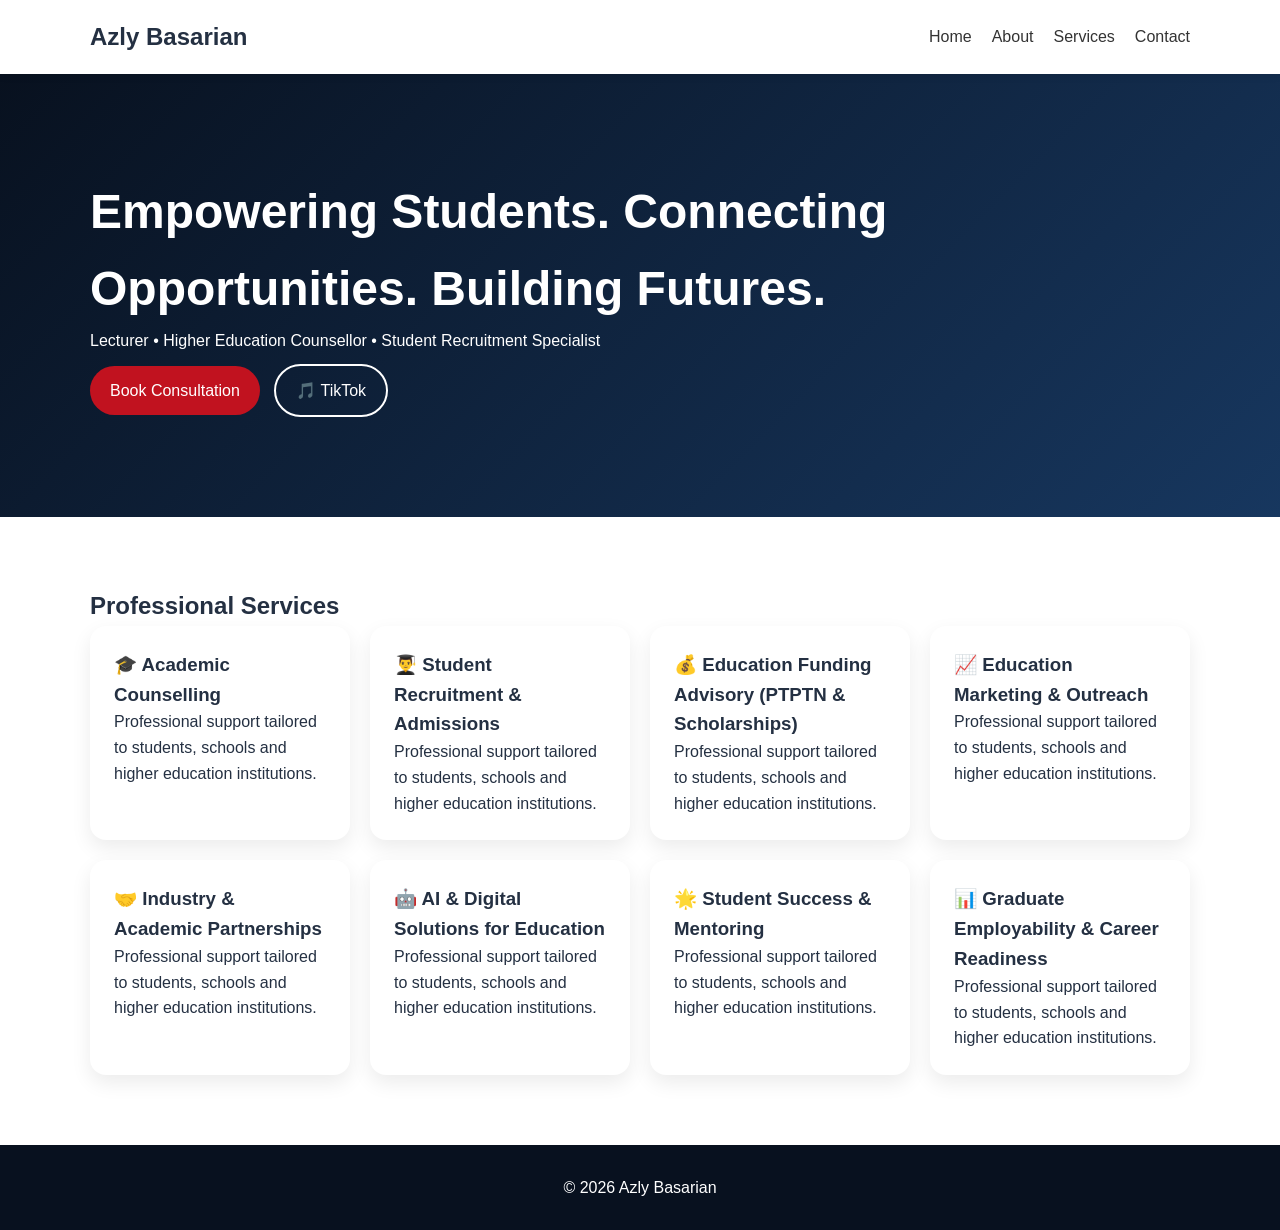
<file: index.html>
<!doctype html>
<html lang="en">
<head>
<meta charset="utf-8">
<meta name="viewport" content="width=device-width,initial-scale=1">
<title>Azly Basarian</title>
<link rel="stylesheet" href="assets/css/style.css">
</head>
<body>
<header>
<div class="container">
<nav>
<h2>Azly Basarian</h2>
<ul>
<li><a href="index.html">Home</a></li>
<li><a href="about.html">About</a></li>
<li><a href="services.html">Services</a></li>
<li><a href="contact.html">Contact</a></li>
</ul>
</nav>
</div>
</header>
<section class="hero">
<div class="container">
<h1>Empowering Students. Connecting Opportunities. Building Futures.</h1>
<p>Lecturer • Higher Education Counsellor • Student Recruitment Specialist</p>
<p>
<a class="btn primary" href="contact.html">Book Consultation</a>
<a class="btn secondary" href="https://tiktok.com/city.academy.sabah" target="_blank">🎵 TikTok</a>
</p>
</div>
</section>
<section class="container">
<h2>Professional Services</h2>
<div class="grid">
<div class="card"><h3>🎓 Academic Counselling</h3><p>Professional support tailored to students, schools and higher education institutions.</p></div>
<div class="card"><h3>👨‍🎓 Student Recruitment & Admissions</h3><p>Professional support tailored to students, schools and higher education institutions.</p></div>
<div class="card"><h3>💰 Education Funding Advisory (PTPTN & Scholarships)</h3><p>Professional support tailored to students, schools and higher education institutions.</p></div>
<div class="card"><h3>📈 Education Marketing & Outreach</h3><p>Professional support tailored to students, schools and higher education institutions.</p></div>
<div class="card"><h3>🤝 Industry & Academic Partnerships</h3><p>Professional support tailored to students, schools and higher education institutions.</p></div>
<div class="card"><h3>🤖 AI & Digital Solutions for Education</h3><p>Professional support tailored to students, schools and higher education institutions.</p></div>
<div class="card"><h3>🌟 Student Success & Mentoring</h3><p>Professional support tailored to students, schools and higher education institutions.</p></div>
<div class="card"><h3>📊 Graduate Employability & Career Readiness</h3><p>Professional support tailored to students, schools and higher education institutions.</p></div>

</div>
</section>
<footer>© 2026 Azly Basarian</footer>
</body></html>
</file>
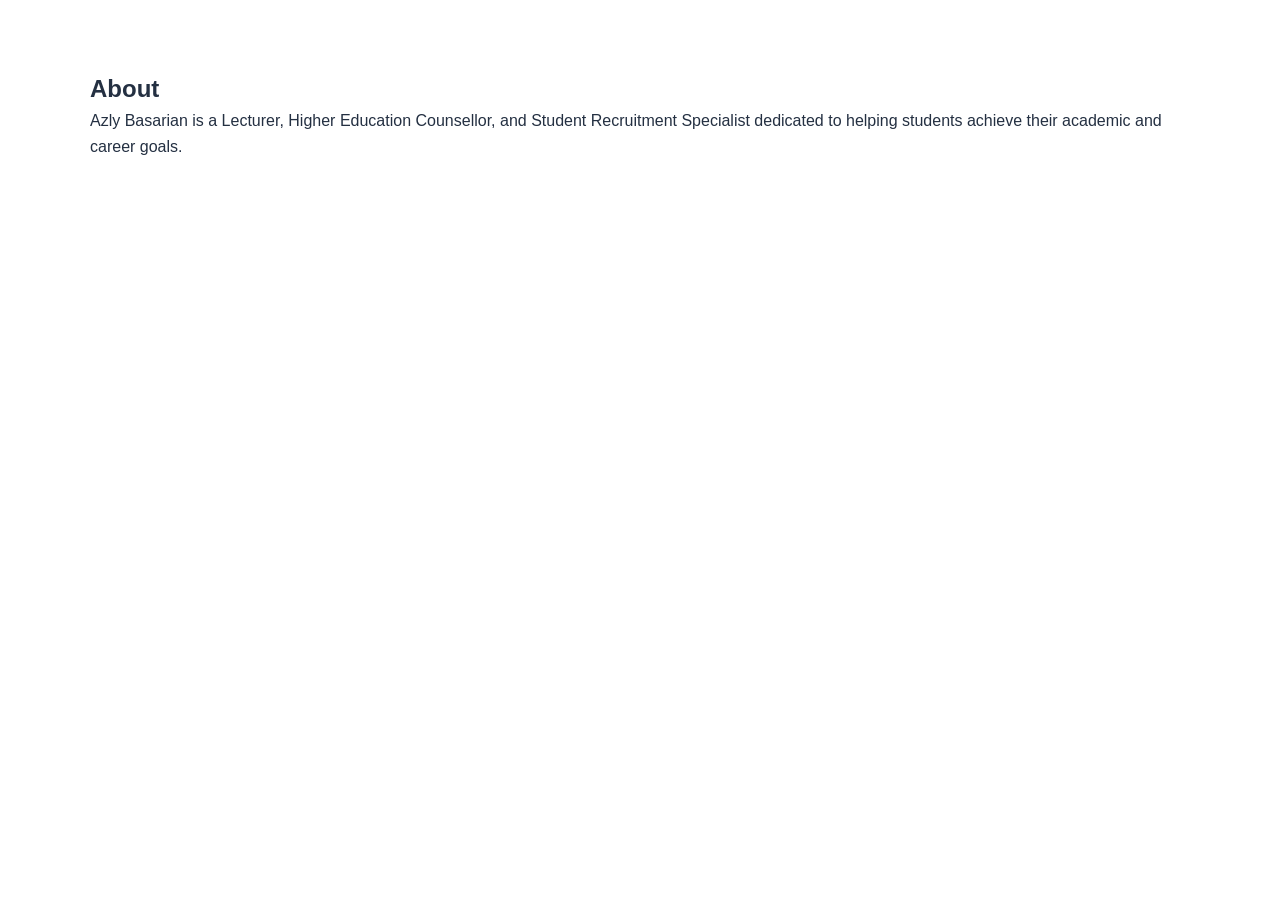
<file: about.html>
<html><head><link rel="stylesheet" href="assets/css/style.css"></head><body><section class="container"><h1>About</h1><p>Azly Basarian is a Lecturer, Higher Education Counsellor, and Student Recruitment Specialist dedicated to helping students achieve their academic and career goals.</p></section></body></html>
</file>
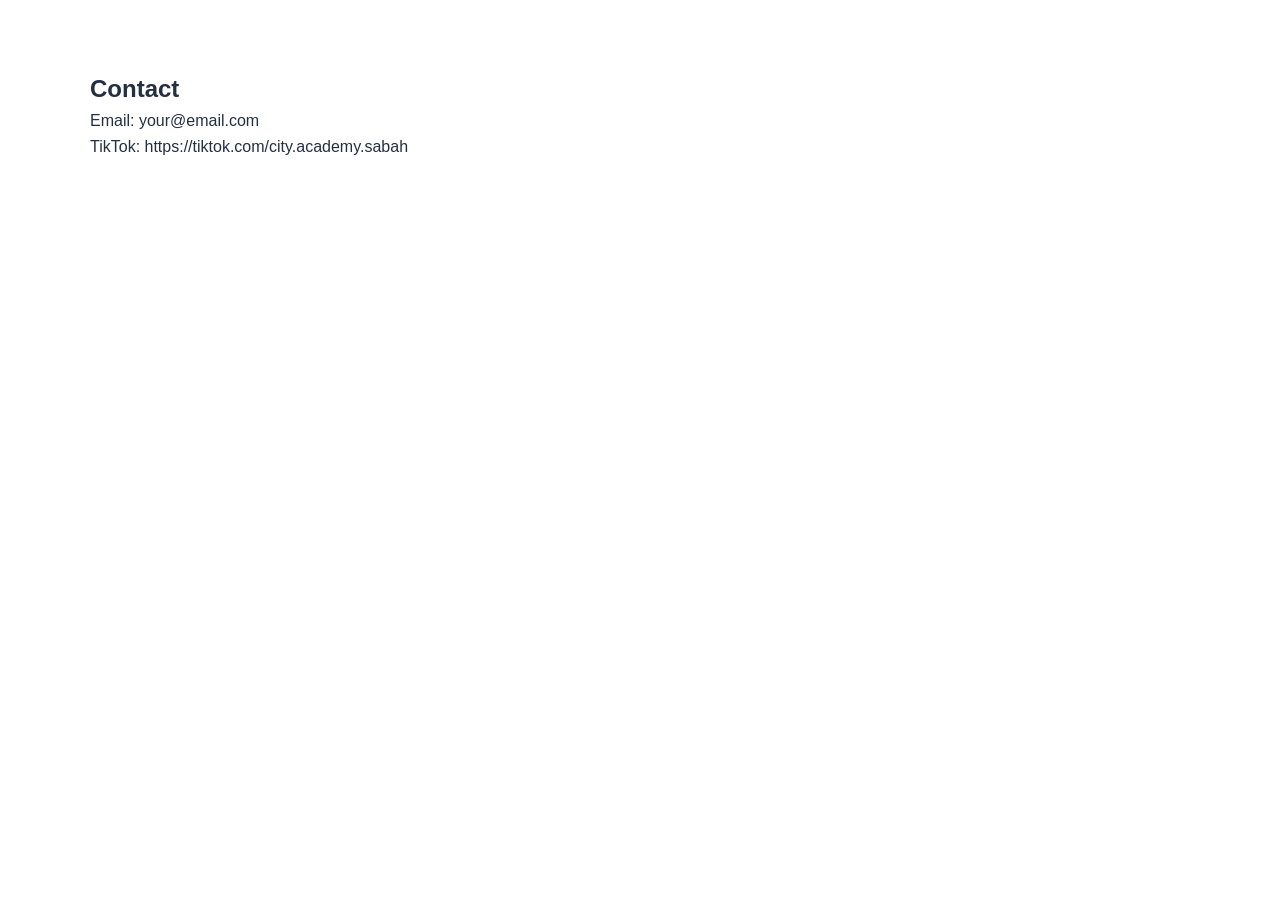
<file: contact.html>
<html><head><link rel="stylesheet" href="assets/css/style.css"></head><body><section class="container"><h1>Contact</h1><p>Email: your@email.com</p><p>TikTok: https://tiktok.com/city.academy.sabah</p></section></body></html>
</file>
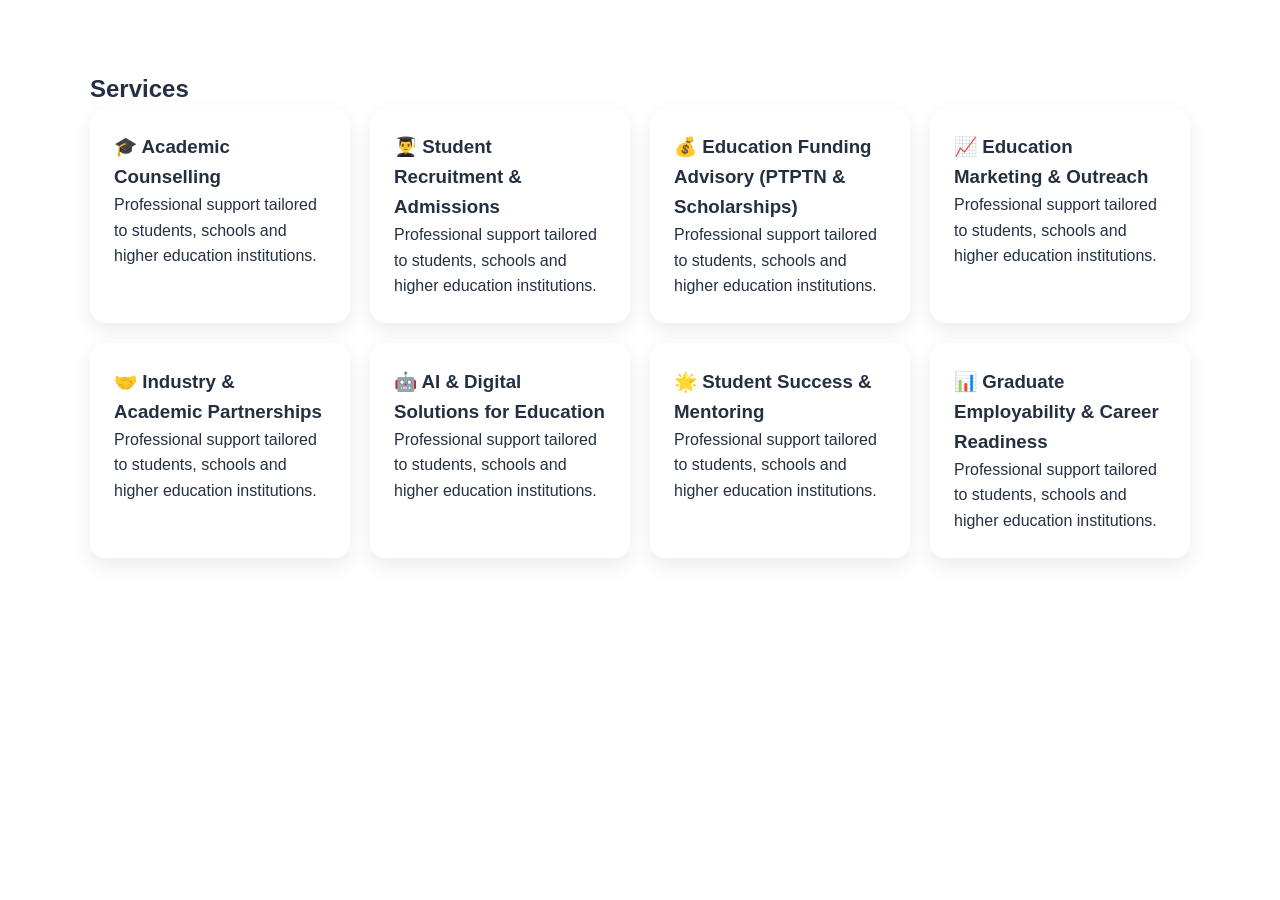
<file: services.html>
<html><head><link rel="stylesheet" href="assets/css/style.css"></head><body><section class="container"><h1>Services</h1><div class="grid"><div class="card"><h3>🎓 Academic Counselling</h3><p>Professional support tailored to students, schools and higher education institutions.</p></div>
<div class="card"><h3>👨‍🎓 Student Recruitment & Admissions</h3><p>Professional support tailored to students, schools and higher education institutions.</p></div>
<div class="card"><h3>💰 Education Funding Advisory (PTPTN & Scholarships)</h3><p>Professional support tailored to students, schools and higher education institutions.</p></div>
<div class="card"><h3>📈 Education Marketing & Outreach</h3><p>Professional support tailored to students, schools and higher education institutions.</p></div>
<div class="card"><h3>🤝 Industry & Academic Partnerships</h3><p>Professional support tailored to students, schools and higher education institutions.</p></div>
<div class="card"><h3>🤖 AI & Digital Solutions for Education</h3><p>Professional support tailored to students, schools and higher education institutions.</p></div>
<div class="card"><h3>🌟 Student Success & Mentoring</h3><p>Professional support tailored to students, schools and higher education institutions.</p></div>
<div class="card"><h3>📊 Graduate Employability & Career Readiness</h3><p>Professional support tailored to students, schools and higher education institutions.</p></div>
</div></section></body></html>
</file>
<file: assets/css/style.css>
:root{--primary:#c1121f;--dark:#08111f;--light:#f8fafc;--text:#243042}
*{margin:0;padding:0;box-sizing:border-box}
body{font-family:Arial,sans-serif;color:var(--text);line-height:1.6}
header{position:sticky;top:0;background:#fff;box-shadow:0 2px 8px rgba(0,0,0,.08)}
.container{width:min(1100px,92%);margin:auto}
nav{display:flex;justify-content:space-between;align-items:center;padding:18px 0}
nav ul{display:flex;gap:20px;list-style:none}
nav a{text-decoration:none;color:#333}
.hero{background:linear-gradient(135deg,#08111f,#17375f);color:#fff;padding:100px 0}
.hero h1{font-size:3rem}
.btn{display:inline-block;padding:12px 20px;border-radius:30px;text-decoration:none;margin:10px 10px 0 0}
.primary{background:var(--primary);color:#fff}
.secondary{border:2px solid #fff;color:#fff}
section{padding:70px 0}
.grid{display:grid;grid-template-columns:repeat(auto-fit,minmax(240px,1fr));gap:20px}
.card{background:#fff;padding:24px;border-radius:16px;box-shadow:0 8px 20px rgba(0,0,0,.08)}
footer{background:#08111f;color:#fff;padding:30px;text-align:center}
</file>
